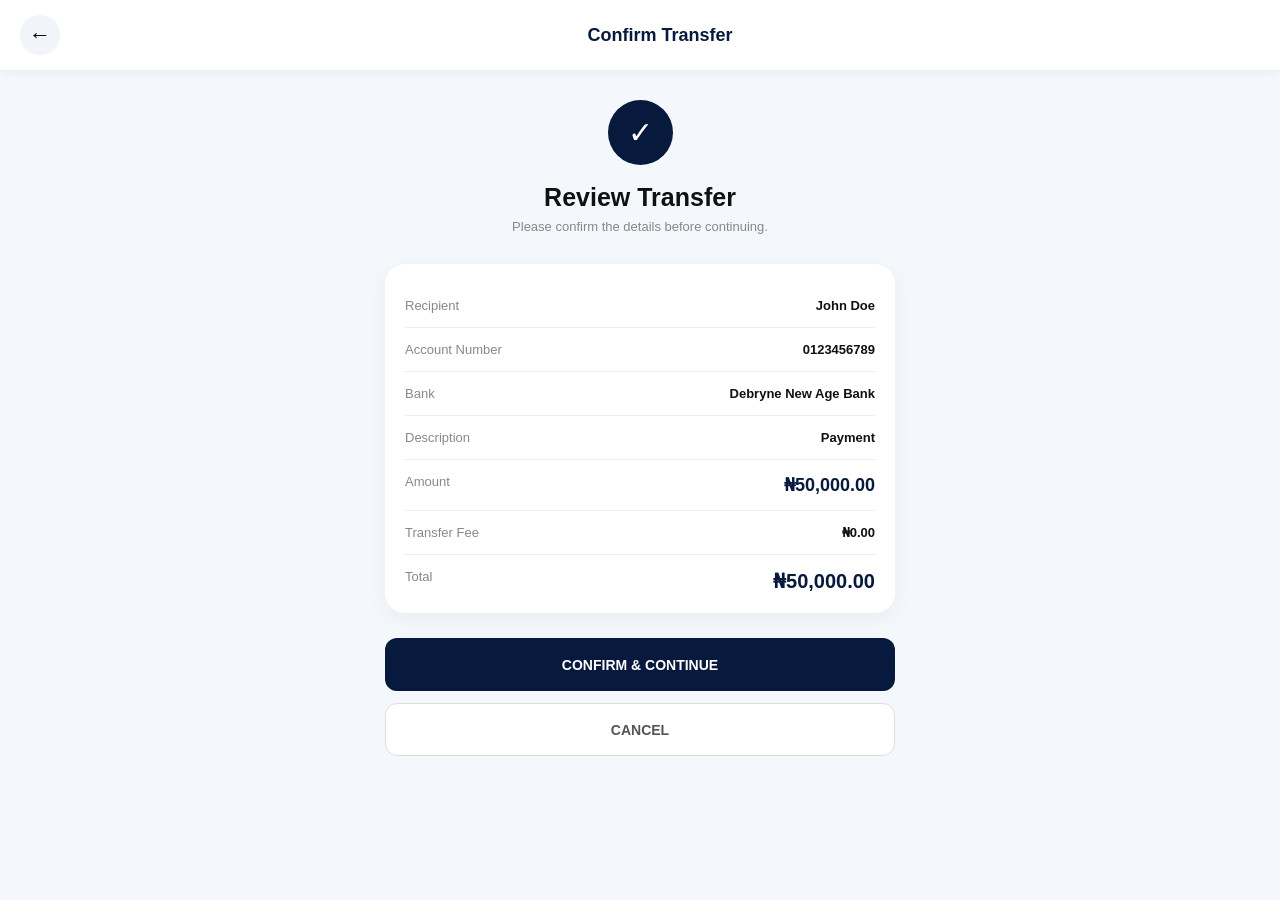
<file: confirm-transfer.html>
<!DOCTYPE html>
<html lang="en">
<head>
    <meta charset="UTF-8">
    <meta name="viewport" content="width=device-width, initial-scale=1.0">

    <title>Confirm Transfer | Debryne New Age Bank</title>

    <link rel="stylesheet" href="confirm-transfer.css">
</head>

<body>

<header class="header">
    <button onclick="goBack()">←</button>
    <h2>Confirm Transfer</h2>
    <div></div>
</header>


<main>

    <div class="success-icon">
        ✓
    </div>

    <h1>Review Transfer</h1>

    <p class="subtitle">
        Please confirm the details before continuing.
    </p>


    <section class="details-card">

        <div class="detail">
            <span>Recipient</span>
            <strong id="recipientName">John Doe</strong>
        </div>

        <div class="detail">
            <span>Account Number</span>
            <strong id="recipientAccount">0123456789</strong>
        </div>

        <div class="detail">
            <span>Bank</span>
            <strong id="recipientBank">Debryne New Age Bank</strong>
        </div>

        <div class="detail">
            <span>Description</span>
            <strong id="description">Payment</strong>
        </div>

        <div class="amount-detail">
            <span>Amount</span>
            <strong id="transferAmount">₦50,000.00</strong>
        </div>

        <div class="detail">
            <span>Transfer Fee</span>
            <strong>₦0.00</strong>
        </div>

        <div class="total-detail">
            <span>Total</span>
            <strong id="totalAmount">₦50,000.00</strong>
        </div>

    </section>


    <button class="confirm-btn" onclick="showPinScreen()">
        CONFIRM & CONTINUE
    </button>

    <button class="cancel-btn" onclick="goBack()">
        CANCEL
    </button>

</main>


<!-- PIN MODAL -->

<div id="pinModal" class="modal">

    <div class="modal-content">

        <button class="close-btn" onclick="closePinScreen()">
            ×
        </button>

        <div class="lock-icon">
            🔐
        </div>

        <h2>Enter Transaction PIN</h2>

        <p>
            Enter your 4-digit PIN to authorize this transaction.
        </p>

        <div class="pin-box">

            <input type="password" maxlength="1" inputmode="numeric">
            <input type="password" maxlength="1" inputmode="numeric">
            <input type="password" maxlength="1" inputmode="numeric">
            <input type="password" maxlength="1" inputmode="numeric">

        </div>

        <button class="pin-btn" onclick="processTransfer()">
            AUTHORIZE TRANSFER
        </button>

    </div>

</div>


<script src="confirm-transfer.js"></script>

</body>
</html>
</file>
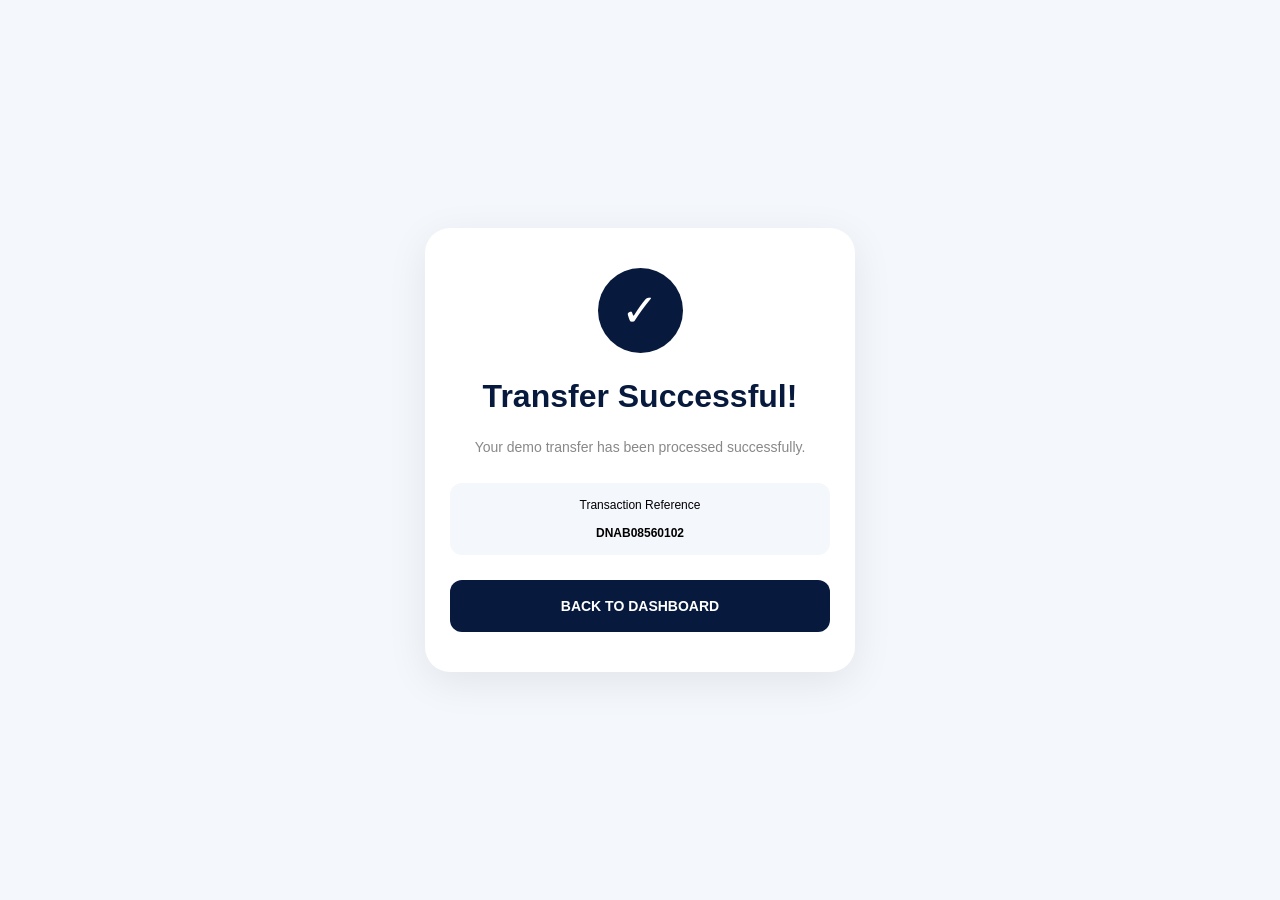
<file: transfer-successful.html>
<!DOCTYPE html>
<html lang="en">

<head>

    <meta charset="UTF-8">

    <meta name="viewport"
          content="width=device-width, initial-scale=1.0">

    <title>Transfer Successful | Debryne New Age Bank</title>

    <style>

        * {
            box-sizing: border-box;
            font-family: Arial, sans-serif;
        }

        body {
            margin: 0;
            min-height: 100vh;
            background: #f4f7fb;
            display: flex;
            align-items: center;
            justify-content: center;
            padding: 20px;
        }

        .success-card {
            width: 100%;
            max-width: 430px;
            background: white;
            border-radius: 25px;
            padding: 40px 25px;
            text-align: center;
            box-shadow: 0 10px 40px rgba(0,0,0,0.08);
        }

        .check {
            width: 85px;
            height: 85px;
            border-radius: 50%;
            background: #071a3d;
            color: white;
            display: flex;
            justify-content: center;
            align-items: center;
            margin: auto;
            font-size: 45px;
        }

        h1 {
            color: #071a3d;
            margin-top: 25px;
        }

        p {
            color: #888;
            font-size: 14px;
            line-height: 1.5;
        }

        .reference {
            background: #f4f7fb;
            border-radius: 12px;
            padding: 15px;
            margin: 25px 0;
            font-size: 12px;
        }

        button {
            width: 100%;
            height: 52px;
            border: none;
            border-radius: 12px;
            background: #071a3d;
            color: white;
            font-weight: bold;
            font-size: 14px;
        }

    </style>

</head>

<body>

    <div class="success-card">

        <div class="check">
            ✓
        </div>

        <h1>Transfer Successful!</h1>

        <p>
            Your demo transfer has been processed successfully.
        </p>

        <div class="reference">

            Transaction Reference

            <br><br>

            <strong id="reference"></strong>

        </div>

        <button onclick="goHome()">
            BACK TO DASHBOARD
        </button>

    </div>


    <script>

        const reference =
            "DNAB" +
            Date.now().toString().slice(-8);

        document.getElementById("reference")
            .textContent = reference;


        function goHome() {

            window.location.href =
                "dashboard.html";

        }

    </script>

</body>

</html>
</file>
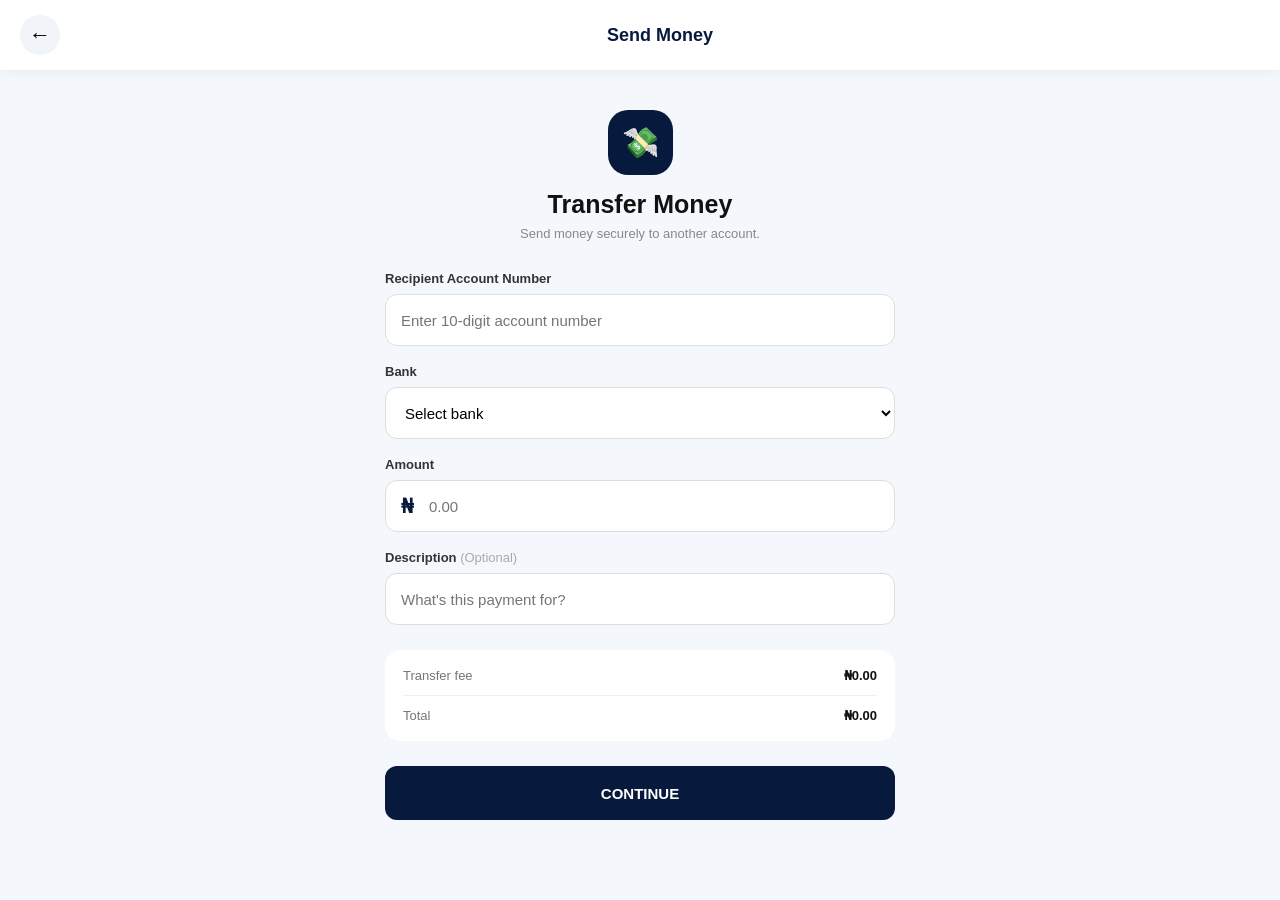
<file: transfer.html>
<!DOCTYPE html>
<html lang="en">
<head>
    <meta charset="UTF-8">
    <meta name="viewport" content="width=device-width, initial-scale=1.0">

    <title>Transfer | Debryne New Age Bank</title>

    <link rel="stylesheet" href="transfer.css">
</head>

<body>

<header class="header">

    <button onclick="goBack()">←</button>

    <h2>Send Money</h2>

    <div></div>

</header>


<main>

    <div class="page-intro">
        <div class="money-icon">💸</div>

        <h1>Transfer Money</h1>

        <p>Send money securely to another account.</p>
    </div>


    <form id="transferForm">

        <label>Recipient Account Number</label>

        <input
            type="text"
            id="accountNumber"
            placeholder="Enter 10-digit account number"
            maxlength="10"
            inputmode="numeric"
            required
        >


        <label>Bank</label>

        <select id="bank" required>

            <option value="">Select bank</option>

            <option>Debryne New Age Bank</option>
            <option>Access Bank</option>
            <option>GTBank</option>
            <option>First Bank</option>
            <option>UBA</option>
            <option>Zenith Bank</option>
            <option>Opay</option>
            <option>Moniepoint</option>

        </select>


        <label>Amount</label>

        <div class="amount-box">

            <span>₦</span>

            <input
                type="number"
                id="amount"
                placeholder="0.00"
                min="1"
                required
            >

        </div>


        <label>Description <span>(Optional)</span></label>

        <input
            type="text"
            id="description"
            placeholder="What's this payment for?"
            maxlength="50"
        >


        <div class="fee-box">

            <div>
                <span>Transfer fee</span>
                <strong>₦0.00</strong>
            </div>

            <div>
                <span>Total</span>
                <strong id="total">₦0.00</strong>
            </div>

        </div>


        <button type="submit" class="continue-btn">
            CONTINUE
        </button>

    </form>

</main>


<script src="transfer.js"></script>

</body>
</html>
</file>
<file: confirm-transfer.css>
* {
    margin: 0;
    padding: 0;
    box-sizing: border-box;
    font-family: Arial, sans-serif;
}

body {
    background: #f4f7fb;
    color: #111;
}

.header {
    height: 70px;
    background: white;
    display: flex;
    align-items: center;
    justify-content: space-between;
    padding: 0 20px;
    box-shadow: 0 2px 10px rgba(0,0,0,0.05);
}

.header button {
    border: none;
    background: #f1f4f8;
    width: 40px;
    height: 40px;
    border-radius: 50%;
    font-size: 22px;
}

.header h2 {
    color: #071a3d;
    font-size: 18px;
}

main {
    max-width: 550px;
    margin: auto;
    padding: 30px 20px;
}

.success-icon {
    width: 65px;
    height: 65px;
    border-radius: 50%;
    background: #071a3d;
    color: white;
    display: flex;
    justify-content: center;
    align-items: center;
    margin: auto;
    font-size: 30px;
}

h1 {
    text-align: center;
    margin-top: 18px;
    font-size: 25px;
}

.subtitle {
    text-align: center;
    color: #888;
    font-size: 13px;
    margin-top: 7px;
}

.details-card {
    background: white;
    border-radius: 20px;
    margin-top: 30px;
    padding: 20px;
    box-shadow: 0 5px 20px rgba(0,0,0,0.05);
}

.detail,
.total-detail,
.amount-detail {
    display: flex;
    justify-content: space-between;
    padding: 14px 0;
    border-bottom: 1px solid #eee;
    gap: 20px;
}

.detail span,
.total-detail span,
.amount-detail span {
    color: #888;
    font-size: 13px;
}

.detail strong {
    font-size: 13px;
    text-align: right;
}

.amount-detail strong {
    font-size: 18px;
    color: #071a3d;
}

.total-detail {
    border-bottom: none;
    padding-bottom: 0;
}

.total-detail strong {
    font-size: 20px;
    color: #071a3d;
}

.confirm-btn,
.cancel-btn,
.pin-btn {
    width: 100%;
    height: 53px;
    border-radius: 12px;
    font-weight: bold;
    font-size: 14px;
}

.confirm-btn {
    border: none;
    background: #071a3d;
    color: white;
    margin-top: 25px;
}

.cancel-btn {
    background: white;
    border: 1px solid #ddd;
    color: #555;
    margin-top: 12px;
}


/* PIN MODAL */

.modal {
    display: none;
    position: fixed;
    inset: 0;
    background: rgba(0,0,0,0.55);
    justify-content: center;
    align-items: flex-end;
    z-index: 1000;
}

.modal-content {
    background: white;
    width: 100%;
    max-width: 550px;
    border-radius: 25px 25px 0 0;
    padding: 30px 25px;
    text-align: center;
}

.close-btn {
    float: right;
    border: none;
    background: #f1f1f1;
    width: 35px;
    height: 35px;
    border-radius: 50%;
    font-size: 22px;
}

.lock-icon {
    font-size: 35px;
    margin-top: 20px;
}

.modal-content h2 {
    margin-top: 12px;
    color: #071a3d;
}

.modal-content p {
    color: #888;
    font-size: 13px;
    margin-top: 8px;
    line-height: 1.5;
}

.pin-box {
    display: flex;
    justify-content: center;
    gap: 12px;
    margin: 25px 0;
}

.pin-box input {
    width: 55px;
    height: 55px;
    border: 1px solid #ddd;
    border-radius: 12px;
    text-align: center;
    font-size: 22px;
    outline: none;
}

.pin-btn {
    border: none;
    background: #071a3d;
    color: white;
}
</file>
<file: transfer.css>
* {
    margin: 0;
    padding: 0;
    box-sizing: border-box;
    font-family: Arial, sans-serif;
}

body {
    background: #f4f7fb;
    color: #111;
}

.header {
    height: 70px;
    background: white;
    display: flex;
    align-items: center;
    justify-content: space-between;
    padding: 0 20px;
    box-shadow: 0 2px 10px rgba(0,0,0,0.05);
}

.header button {
    border: none;
    background: #f1f4f8;
    width: 40px;
    height: 40px;
    border-radius: 50%;
    font-size: 22px;
}

.header h2 {
    color: #071a3d;
    font-size: 18px;
}

main {
    max-width: 550px;
    margin: auto;
    padding: 25px 20px 40px;
}

.page-intro {
    text-align: center;
    margin: 15px 0 30px;
}

.money-icon {
    width: 65px;
    height: 65px;
    background: #071a3d;
    color: white;
    border-radius: 20px;
    margin: auto;
    display: flex;
    align-items: center;
    justify-content: center;
    font-size: 30px;
}

.page-intro h1 {
    margin-top: 15px;
    font-size: 25px;
}

.page-intro p {
    color: #888;
    font-size: 13px;
    margin-top: 7px;
}

label {
    display: block;
    margin: 18px 0 8px;
    font-size: 13px;
    font-weight: bold;
    color: #333;
}

label span {
    color: #aaa;
    font-weight: normal;
}

input,
select {
    width: 100%;
    height: 52px;
    border: 1px solid #ddd;
    border-radius: 12px;
    padding: 0 15px;
    background: white;
    outline: none;
    font-size: 15px;
}

input:focus,
select:focus {
    border-color: #071a3d;
}

.amount-box {
    display: flex;
    align-items: center;
    background: white;
    border: 1px solid #ddd;
    border-radius: 12px;
    height: 52px;
    padding-left: 15px;
}

.amount-box span {
    font-size: 20px;
    font-weight: bold;
    color: #071a3d;
}

.amount-box input {
    border: none;
    height: 48px;
}

.fee-box {
    background: white;
    padding: 18px;
    border-radius: 15px;
    margin-top: 25px;
}

.fee-box div {
    display: flex;
    justify-content: space-between;
    margin-bottom: 12px;
    font-size: 13px;
}

.fee-box div:last-child {
    margin-bottom: 0;
    padding-top: 12px;
    border-top: 1px solid #eee;
}

.fee-box span {
    color: #777;
}

.continue-btn {
    width: 100%;
    height: 54px;
    margin-top: 25px;
    border: none;
    border-radius: 12px;
    background: #071a3d;
    color: white;
    font-size: 15px;
    font-weight: bold;
}

.continue-btn:active {
    transform: scale(0.98);
}
</file>
